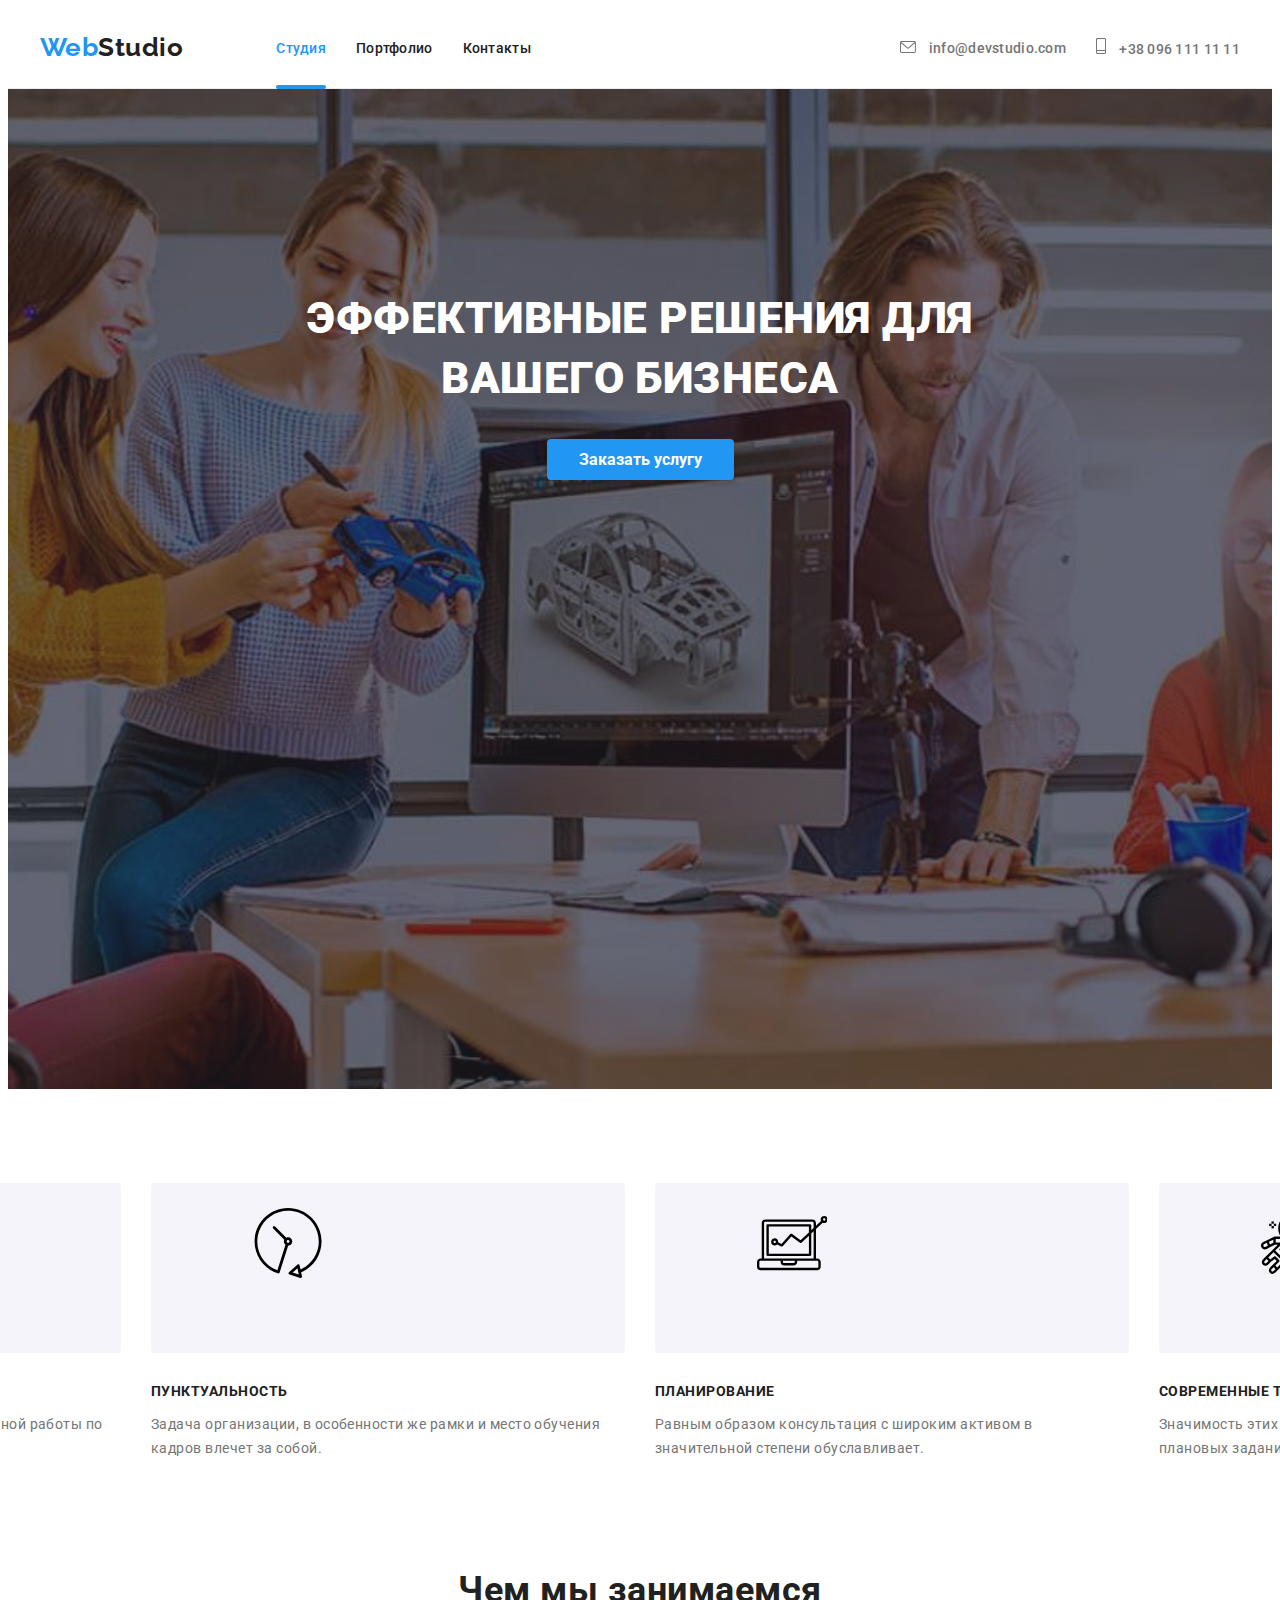
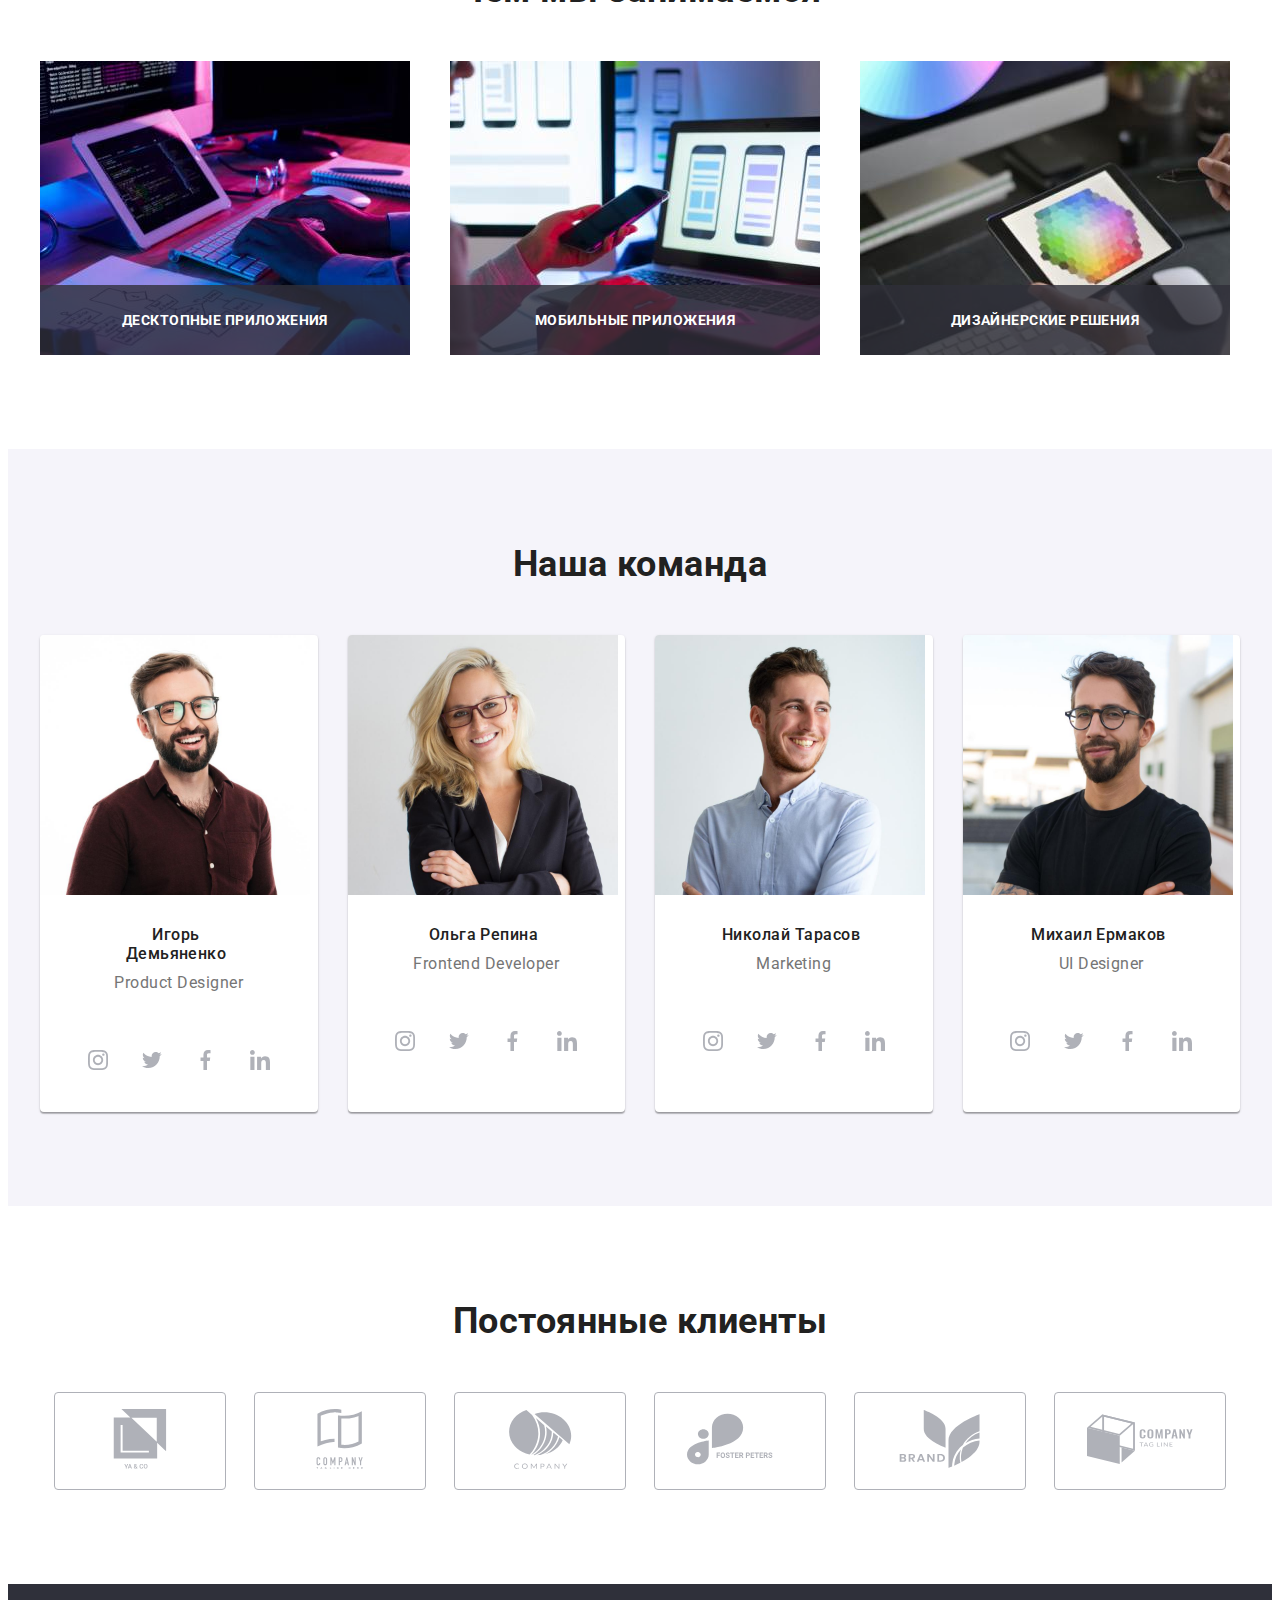
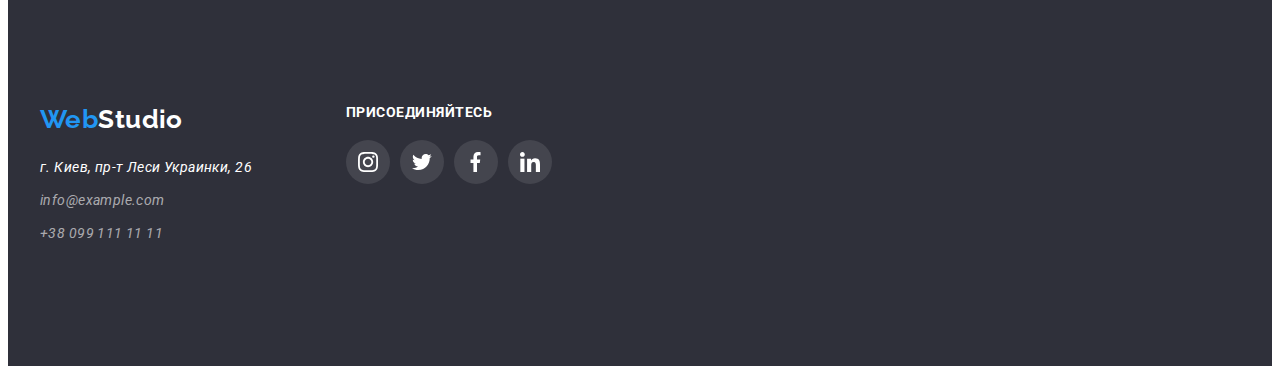
<file: index.html>
<!DOCTYPE html>
<html lang="ru">
  <head>
    <meta charset="UTF-8" />
    <meta http-equiv="X-UA-Compatible" content="IE=edge" />
    <meta name="viewport" content="width=device-width, initial-scale=1.0" />
    <title>Document</title>
    <link rel="preconnect" href="https://fonts.googleapis.com" />
    <link rel="preconnect" href="https://fonts.gstatic.com" crossorigin />
    <link
      href="https://fonts.googleapis.com/css2?family=Raleway:wght@700&family=Roboto:wght@400;500;700;900&display=swap"
      rel="stylesheet"
    />
    <link
      rel="stylesheet"
      href="https://cdnjs.cloudflare.com/ajax/libs/modern-normalize/1.1.0/modern-normalize.min.css"
      integrity="sha512-wpPYUAdjBVSE4KJnH1VR1HeZfpl1ub8YT/NKx4PuQ5NmX2tKuGu6U/JRp5y+Y8XG2tV+wKQpNHVUX03MfMFn9Q=="
      crossorigin="anonymous"
      referrerpolicy="no-referrer"
    />
    <link rel="stylesheet" href="./css/style.css" />
  </head>
  <body>
    <header class="heading">
      <div class="container heading-container">
        <a class="heading-logo link" lang="en" href=""
          ><span class="logo">Web</span>Studio</a
        >

        <nav class="heading-nav">
          <ul class="heading-list list">
            <li class="header-item">
              <a class="heading-link link visited current" href="">Студия</a>
            </li>
            <li class="header-item">
              <a class="heading-link link" href="./portfolio.html">Портфолио</a>
            </li>
            <li class="header-item">
              <a class="heading-link link" href="">Контакты</a>
            </li>
          </ul>
        </nav>

        <div class="header-contacts">
          <ul class="heading-list list">
            <li class="header-item">
              <a
                class="heading-contacts heading-link link"
                href="mailto:info@devstudio.com"
              >
                <svg height="12px" width="16px" class="contacts-icon">
                  <use href="./images/sprite.svg#icon-firstheader"></use>
                </svg>
                info@devstudio.com</a
              >
            </li>
            <li class="header-item">
              <a
                class="heading-contacts heading-link link"
                href="tel:+380961111111"
              >
                <svg height="16px" width="10px" class="contacts-icon">
                  <use href="./images/sprite.svg#icon-secondheader"></use>
                </svg>
                +38 096 111 11 11</a
              >
            </li>
          </ul>
        </div>
      </div>
    </header>

    <main>
      <section class="hero section">
        <div class="container">
          <!-- секция ГЕРОЙ (special for Артур) -->
          <h1 class="hero-title">Эффективные решения для вашего бизнеса</h1>

          <button class="hero-btn" type="button" data-modal-open>
            Заказать услугу
          </button>
        </div>
      </section>

      <section class="features section">
        <div class="container">
          <h2 class="visually-hidden">пункты</h2>
          <ul class="features-list list">
            <li class="features-list-item">
              <div class="features-icon">
                <svg>
                  <use href="./images/sprite.svg#icon-features1"></use>
                </svg>
              </div>
              <h3 class="features-title">Внимание к деталям</h3>
              <p class="features-text">
                Идейные соображения, а также начало повседневной работы по
                формированию позиции.
              </p>
            </li>
            <li class="features-list-item">
              <div class="features-icon">
                <svg>
                  <use href="./images/sprite.svg#icon-features2"></use>
                </svg>
              </div>
              <h3 class="features-title">Пунктуальность</h3>
              <p class="features-text">
                Задача организации, в особенности же рамки и место обучения
                кадров влечет за собой.
              </p>
            </li>
            <li class="features-list-item">
              <div class="features-icon">
                <svg>
                  <use href="./images/sprite.svg#icon-features3"></use>
                </svg>
              </div>
              <h3 class="features-title">Планирование</h3>
              <p class="features-text">
                Равным образом консультация с широким активом в значительной
                степени обуславливает.
              </p>
            </li>
            <li class="features-list-item">
              <div class="features-icon">
                <svg>
                  <use href="./images/sprite.svg#icon-features4"></use>
                </svg>
              </div>
              <h3 class="features-title">Современные технологии</h3>
              <p class="features-text">
                Значимость этих проблем настолько очевидна, что реализация
                плановых заданий.
              </p>
            </li>
          </ul>
        </div>
      </section>

      <section class="about section">
        <div class="container">
          <h2 class="about-title">Чем мы занимаемся</h2>
          <ul class="about-list list">
            <!-- оптимизировал картинки в сквоше -->
            <li class="about-list-item">
              <div class="about-wrapper">
                <p class="about-list-subtitle">десктопные приложения</p>
              </div>
              <img
                src="./images/work/img1.jpg"
                alt="печатает на рабочем месте"
                width="370"
              />
            </li>
            <li class="about-list-item">
              <div class="about-wrapper">
                <p class="about-list-subtitle">мобильные приложения</p>
              </div>
              <img
                src="./images/work/img2.jpg"
                alt="использует ноутбук и телефон"
                width="370"
              />
            </li>
            <li class="about-list-item">
              <div class="about-wrapper">
                <p class="about-list-subtitle">дизайнерские решения</p>
              </div>
              <img
                src="./images/work/img3.jpg"
                alt="работает с планшетом с помощю стилоса"
                width="370"
              />
            </li>
          </ul>
        </div>
      </section>

      <section class="team section">
        <div class="container">
          <h2 class="team-title-main">Наша команда</h2>

          <ul class="team-list list">
            <li class="team-list-item">
              <img
                src="./images/team/imgfirst.jpg"
                alt="Игорь Демьяненко"
                width="270"
              />
              <div class="team-div">
                <h3 class="team-title">Игорь Демьяненко</h3>
                <p class="team-subtitle" lang="en">Product Designer</p>
              </div>
              <ul class="team-icon-list">
                <li class="team-icon-item">
                  <a href="" class="team-icon-link">
                    <svg class="icon">
                      <use href="./images/sprite.svg#icon-instagram"></use>
                    </svg>
                  </a>
                </li>
                <li class="team-icon-item">
                  <a href="" class="team-icon-link">
                    <svg class="icon">
                      <use href="./images/sprite.svg#icon-twitter"></use>
                    </svg>
                  </a>
                </li>
                <li class="team-icon-item">
                  <a href="" class="team-icon-link">
                    <svg class="icon">
                      <use href="./images/sprite.svg#icon-facebook"></use>
                    </svg>
                  </a>
                </li>
                <li class="team-icon-item">
                  <a href="" class="team-icon-link">
                    <svg class="icon">
                      <use href="./images/sprite.svg#icon-linkedin"></use>
                    </svg>
                  </a>
                </li>
              </ul>
            </li>
            <li class="team-list-item">
              <img
                src="./images/team/imgsecond.jpg"
                alt="Игорь Демьяненко"
                width="270"
              />
              <div class="team-div">
                <h3 class="team-title">Ольга Репина</h3>
                <p class="team-subtitle" lang="en">Frontend Developer</p>
              </div>
              <ul class="team-icon-list">
                <li class="team-icon-item">
                  <a href="" class="team-icon-link">
                    <svg class="icon">
                      <use href="./images/sprite.svg#icon-instagram"></use>
                    </svg>
                  </a>
                </li>
                <li class="team-icon-item">
                  <a href="" class="team-icon-link">
                    <svg class="icon">
                      <use href="./images/sprite.svg#icon-twitter"></use>
                    </svg>
                  </a>
                </li>
                <li class="team-icon-item">
                  <a href="" class="team-icon-link">
                    <svg class="icon">
                      <use href="./images/sprite.svg#icon-facebook"></use>
                    </svg>
                  </a>
                </li>
                <li class="team-icon-item">
                  <a href="" class="team-icon-link">
                    <svg class="icon">
                      <use href="./images/sprite.svg#icon-linkedin"></use>
                    </svg>
                  </a>
                </li>
              </ul>
            </li>
            <li class="team-list-item">
              <img
                src="./images/team/imgthrid.jpg"
                alt="Николай Тарасов"
                width="270"
              />
              <div class="team-div">
                <h3 class="team-title">Николай Тарасов</h3>
                <p class="team-subtitle" lang="en">Marketing</p>
              </div>
              <ul class="team-icon-list">
                <li class="team-icon-item">
                  <a href="" class="team-icon-link">
                    <svg class="icon">
                      <use href="./images/sprite.svg#icon-instagram"></use>
                    </svg>
                  </a>
                </li>
                <li class="team-icon-item">
                  <a href="" class="team-icon-link">
                    <svg class="icon">
                      <use href="./images/sprite.svg#icon-twitter"></use>
                    </svg>
                  </a>
                </li>
                <li class="team-icon-item">
                  <a href="" class="team-icon-link">
                    <svg class="icon">
                      <use href="./images/sprite.svg#icon-facebook"></use>
                    </svg>
                  </a>
                </li>
                <li class="team-icon-item">
                  <a href="" class="team-icon-link">
                    <svg class="icon">
                      <use href="./images/sprite.svg#icon-linkedin"></use>
                    </svg>
                  </a>
                </li>
              </ul>
            </li>
            <li class="team-list-item">
              <img
                src="./images/team/imgfourth.jpg"
                alt="Михаил Ермаков"
                width="270"
              />
              <div class="team-div">
                <h3 class="team-title">Михаил Ермаков</h3>
                <p class="team-subtitle" lang="en">UI Designer</p>
              </div>
              <ul class="team-icon-list">
                <li class="team-icon-item">
                  <a href="" class="team-icon-link">
                    <svg class="icon">
                      <use href="./images/sprite.svg#icon-instagram"></use>
                    </svg>
                  </a>
                </li>
                <li class="team-icon-item">
                  <a href="" class="team-icon-link">
                    <svg class="icon">
                      <use href="./images/sprite.svg#icon-twitter"></use>
                    </svg>
                  </a>
                </li>
                <li class="team-icon-item">
                  <a href="" class="team-icon-link">
                    <svg class="icon">
                      <use href="./images/sprite.svg#icon-facebook"></use>
                    </svg>
                  </a>
                </li>
                <li class="team-icon-item">
                  <a href="" class="team-icon-link">
                    <svg class="icon">
                      <use href="./images/sprite.svg#icon-linkedin"></use>
                    </svg>
                  </a>
                </li>
              </ul>
            </li>
          </ul>
        </div>
      </section>

      <section class="clients section">
        <div class="container">
          <h2 class="clients-title">Постоянные клиенты</h2>

          <ul class="clients-list list">
            <li class="clients-item">
              <a href="" class="clients-link">
                <svg class="clients-icon">
                  <use href="./images/sprite.svg#icon-groupteam1"></use>
                </svg>
              </a>
            </li>
            <li class="clients-item">
              <a href="" class="clients-link">
                <svg class="clients-icon">
                  <use href="./images/sprite.svg#icon-groupteam2"></use>
                </svg>
              </a>
            </li>
            <li class="clients-item">
              <a href="" class="clients-link">
                <svg class="clients-icon">
                  <use href="./images/sprite.svg#icon-groupteam3"></use>
                </svg>
              </a>
            </li>
            <li class="clients-item">
              <a href="" class="clients-link">
                <svg class="clients-icon">
                  <use href="./images/sprite.svg#icon-groupteam4"></use>
                </svg>
              </a>
            </li>
            <li class="clients-item">
              <a href="" class="clients-link">
                <svg class="clients-icon">
                  <use href="./images/sprite.svg#icon-groupteam5"></use>
                </svg>
              </a>
            </li>
            <li class="clients-item">
              <a href="" class="clients-link">
                <svg class="clients-icon">
                  <use href="./images/sprite.svg#icon-groupteam6"></use>
                </svg>
              </a>
            </li>
          </ul>
        </div>
      </section>
    </main>

    <footer class="footer">
      <div class="container footer">
        <div class="footer-contacts">
          <a class="link heading-logo footer-logo" lang="en" href=""
            ><span class="logo">Web</span
            ><span class="footer-white-logo">Studio</span></a
          >
          <address>
            <ul class="footer-list list">
              <li class="footer-item">
                <a class="link footer-adress" href=""
                  >г. Киев, пр-т Леси Украинки, 26</a
                >
              </li>
              <li class="footer-item">
                <a class="link footer-contacts" href="mailto:info@example.com"
                  >info@example.com</a
                >
              </li>
              <li class="footer-item">
                <a class="link footer-contacts" href="tel:+380991111111"
                  >+38 099 111 11 11</a
                >
              </li>
            </ul>
          </address>
        </div>

        <div class="footer-icons">
          <h2 class="footer-title">присоединяйтесь</h2>
          <ul class="team-icon-list">
            <li class="team-icon-item">
              <a href="" class="team-icon-link">
                <svg class="icon">
                  <use href="./images/sprite.svg#icon-instagram"></use>
                </svg>
              </a>
            </li>
            <li class="team-icon-item">
              <a href="" class="team-icon-link">
                <svg class="icon">
                  <use href="./images/sprite.svg#icon-twitter"></use>
                </svg>
              </a>
            </li>
            <li class="team-icon-item">
              <a href="" class="team-icon-link">
                <svg class="icon">
                  <use href="./images/sprite.svg#icon-facebook"></use>
                </svg>
              </a>
            </li>
            <li class="team-icon-item">
              <a href="" class="team-icon-link">
                <svg class="icon">
                  <use href="./images/sprite.svg#icon-linkedin"></use>
                </svg>
              </a>
            </li>
          </ul>
        </div>
      </div>
    </footer>
    <div class="backdrop is-hidden" data-modal>
      <div class="modal">
        <button type="button" class="close-btn" data-modal-close>
          <svg
            class="modal-icon"
            width="18"
            height="18"
            viewBox="0 0 18 18"
            fill="none"
            xmlns="http://www.w3.org/2000/svg"
          >
            <path
              d="M15 4.108 13.892 3 9.5 7.392 5.108 3 4 4.108 8.392 8.5 4 12.892 5.108 14 9.5 9.608 13.892 14 15 12.892 10.608 8.5 15 4.108Z"
              fill="#000"
            />
          </svg>
        </button>
      </div>
    </div>
  </body>
  <script src="./js/modal.js"></script>
</html>
</file>
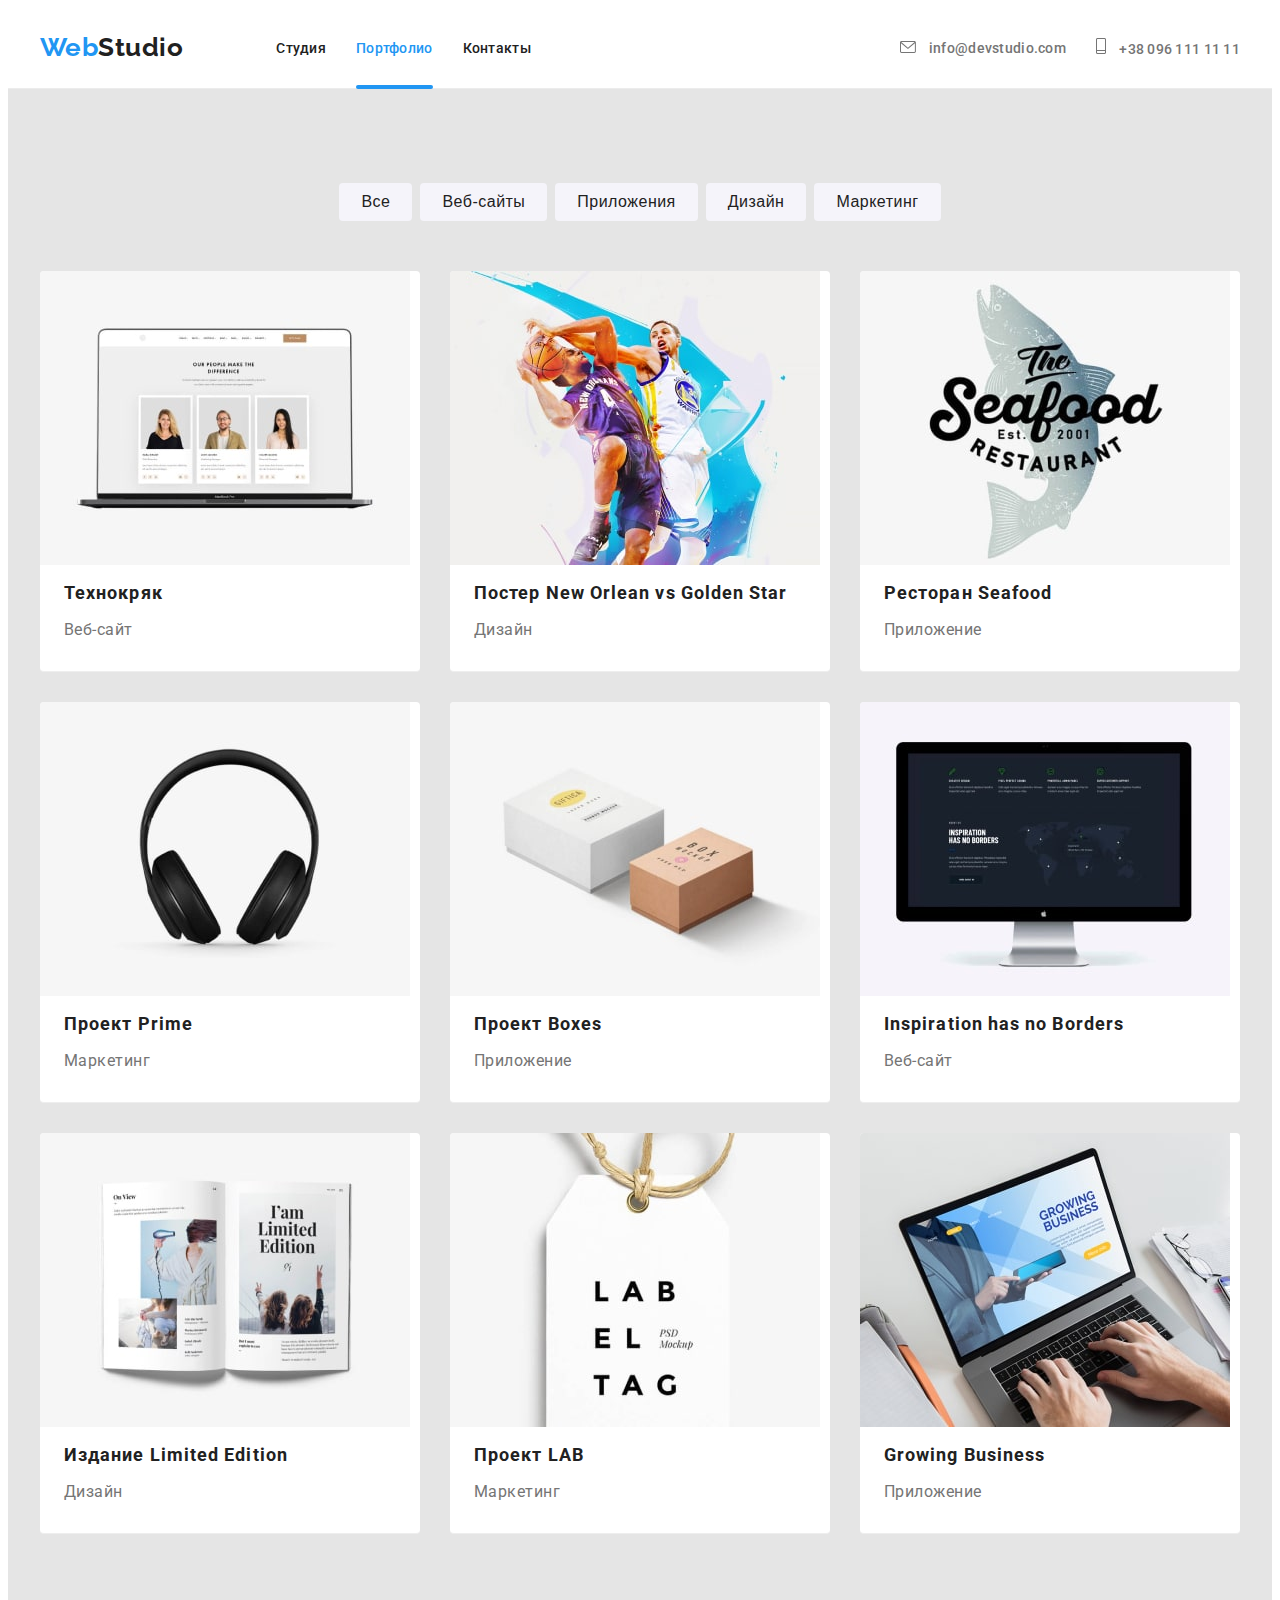
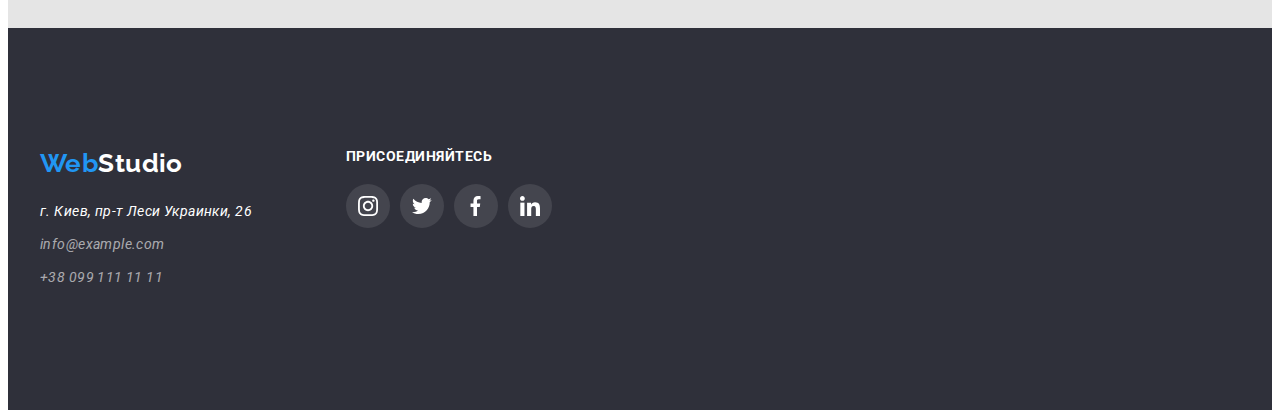
<file: portfolio.html>
<!DOCTYPE html>
<html lang="ru">
  <head>
    <meta charset="UTF-8" />
    <meta http-equiv="X-UA-Compatible" content="IE=edge" />
    <meta name="viewport" content="width=device-width, initial-scale=1.0" />
    <title>Document</title>
    <link rel="preconnect" href="https://fonts.googleapis.com" />
    <link rel="preconnect" href="https://fonts.gstatic.com" crossorigin />
    <link
      href="https://fonts.googleapis.com/css2?family=Raleway:wght@700&family=Roboto:wght@400;500;700;900&display=swap"
      rel="stylesheet"
    />
    <link
      rel="stylesheet"
      href="https://cdnjs.cloudflare.com/ajax/libs/modern-normalize/1.1.0/modern-normalize.min.css"
      integrity="sha512-wpPYUAdjBVSE4KJnH1VR1HeZfpl1ub8YT/NKx4PuQ5NmX2tKuGu6U/JRp5y+Y8XG2tV+wKQpNHVUX03MfMFn9Q=="
      crossorigin="anonymous"
      referrerpolicy="no-referrer"
    />
    <link rel="stylesheet" href="./css/style.css" />
  </head>
  <body>
    <header class="heading">
      <div class="container heading-container">
        <a class="heading-logo link" lang="en" href=""
          ><span class="logo">Web</span>Studio</a
        >

        <nav class="heading-nav">
          <ul class="heading-list list">
            <li class="header-item">
              <a class="heading-link link" href="./index.html">Студия</a>
            </li>
            <li class="header-item">
              <a class="heading-link link visited current" href="">Портфолио</a>
            </li>
            <li class="header-item">
              <a class="heading-link link" href="">Контакты</a>
            </li>
          </ul>
        </nav>

        <div class="header-contacts">
          <ul class="heading-list list">
            <li class="header-item">
              <a
                class="heading-contacts heading-link link"
                href="mailto:info@devstudio.com"
              >
                <svg height="12px" width="16px" class="contacts-icon">
                  <use href="./images/sprite.svg#icon-firstheader"></use>
                </svg>
                info@devstudio.com</a
              >
            </li>
            <li class="header-item">
              <a
                class="heading-contacts heading-link link"
                href="tel:+380961111111"
              >
                <svg height="16px" width="10px" class="contacts-icon">
                  <use href="./images/sprite.svg#icon-secondheader"></use>
                </svg>
                +38 096 111 11 11</a
              >
            </li>
          </ul>
        </div>
      </div>
    </header>

    <main>
      <section class="category section">
        <div class="container">
          <h1 hidden>Портфолио</h1>
          <ul class="category-list list">
            <li class="category-item">
              <button class="category-btn" type="button">Все</button>
            </li>
            <li class="category-item">
              <button class="category-btn" type="button">Веб-сайты</button>
            </li>
            <li class="category-item">
              <button class="category-btn" type="button">Приложения</button>
            </li>
            <li class="category-item">
              <button class="category-btn" type="button">Дизайн</button>
            </li>
            <li class="category-item">
              <button class="category-btn" type="button">Маркетинг</button>
            </li>
          </ul>

          <ul class="category-menu-list list">
            <li class="category-menu-item">
              <div class="category-top-wrapper">
                <img
                  src="./images/portfollio/imgone-min.jpg"
                  alt="Сотрудники"
                  width="370"
                />
                <p class="category-top-text">
                  Ресурс предлагает комплексные предложения с разным уровнем
                  функционала и сервисов. Все это позволит посетителю получить
                  исчерпывающие сведения  о компании или частном лице.
                </p>
              </div>
              <div class="category-div">
                <h2 class="category-title">Технокряк</h2>
                <p class="category-text">Веб-сайт</p>
              </div>
            </li>
            <li class="category-menu-item">
              <div class="category-top-wrapper">
                <img
                  src="./images/portfollio/imgtwo-min.jpg"
                  alt="два баскетболиста"
                  width="370"
                />
                <p class="category-top-text">
                  Ресурс предлагает комплексные предложения с разным уровнем
                  функционала и сервисов. Все это позволит посетителю получить
                  исчерпывающие сведения  о компании или частном лице.
                </p>
              </div>
              <div class="category-div">
                <h2 class="category-title">Постер New Orlean vs Golden Star</h2>
                <p class="category-text">Дизайн</p>
              </div>
            </li>
            <li class="category-menu-item">
              <div class="category-top-wrapper">
                <img
                  src="./images/portfollio/imgthree-min.jpg"
                  alt="логотип ресторана с рыбой на фоне"
                  width="370"
                />
                <p class="category-top-text">
                  Ресурс предлагает комплексные предложения с разным уровнем
                  функционала и сервисов. Все это позволит посетителю получить
                  исчерпывающие сведения  о компании или частном лице.
                </p>
              </div>
              <div class="category-div">
                <h2 class="category-title">Ресторан Seafood</h2>
                <p class="category-text">Приложение</p>
              </div>
            </li>
            <li class="category-menu-item">
              <div class="category-top-wrapper">
                <img
                  src="./images/portfollio/imgfour-min.jpg"
                  alt="наушники"
                  width="370"
                />
                <p class="category-top-text">
                  Ресурс предлагает комплексные предложения с разным уровнем
                  функционала и сервисов. Все это позволит посетителю получить
                  исчерпывающие сведения  о компании или частном лице.
                </p>
              </div>
              <div class="category-div">
                <h2 class="category-title">Проект Prime</h2>
                <p class="category-text">Маркетинг</p>
              </div>
            </li>
            <li class="category-menu-item">
              <div class="category-top-wrapper">
                <img
                  src="./images/portfollio/imgfive-min.jpg"
                  alt="две коробки"
                  width="370"
                />
                <p class="category-top-text">
                  Ресурс предлагает комплексные предложения с разным уровнем
                  функционала и сервисов. Все это позволит посетителю получить
                  исчерпывающие сведения  о компании или частном лице.
                </p>
              </div>
              <div class="category-div">
                <h2 class="category-title">Проект Boxes</h2>
                <p class="category-text">Приложение</p>
              </div>
            </li>
            <li class="category-menu-item">
              <div class="category-top-wrapper">
                <img
                  src="./images/portfollio/imgsix-min.jpg"
                  alt="монитор"
                  width="370"
                />
                <p class="category-top-text">
                  Ресурс предлагает комплексные предложения с разным уровнем
                  функционала и сервисов. Все это позволит посетителю получить
                  исчерпывающие сведения  о компании или частном лице.
                </p>
              </div>
              <div class="category-div">
                <h2 class="category-title">Inspiration has no Borders</h2>
                <p class="category-text">Веб-сайт</p>
              </div>
            </li>
            <li class="category-menu-item">
              <div class="category-top-wrapper">
                <img
                  src="./images/portfollio/imgseven-min.jpg"
                  alt="книжка"
                  width="370"
                />
                <p class="category-top-text">
                  Ресурс предлагает комплексные предложения с разным уровнем
                  функционала и сервисов. Все это позволит посетителю получить
                  исчерпывающие сведения  о компании или частном лице.
                </p>
              </div>
              <div class="category-div">
                <h2 class="category-title">Издание Limited Edition</h2>
                <p class="category-text">Дизайн</p>
              </div>
            </li>
            <li class="category-menu-item">
              <div class="category-top-wrapper">
                <img
                  src="./images/portfollio/imgeight-min.jpg"
                  alt="талончик"
                  width="370"
                />
                <p class="category-top-text">
                  Ресурс предлагает комплексные предложения с разным уровнем
                  функционала и сервисов. Все это позволит посетителю получить
                  исчерпывающие сведения  о компании или частном лице.
                </p>
              </div>
              <div class="category-div">
                <h2 class="category-title">Проект LAB</h2>
                <p class="category-text">Маркетинг</p>
              </div>
            </li>
            <li class="category-menu-item">
              <div class="category-top-wrapper">
                <img
                  src="./images/portfollio/imgnine-min.jpg"
                  alt="печатает на ноутбуке"
                  width="370"
                />
                <p class="category-top-text">
                  Ресурс предлагает комплексные предложения с разным уровнем
                  функционала и сервисов. Все это позволит посетителю получить
                  исчерпывающие сведения  о компании или частном лице.
                </p>
              </div>
              <div class="category-div">
                <h2 class="category-title">Growing Business</h2>
                <p class="category-text">Приложение</p>
              </div>
            </li>
          </ul>
        </div>
      </section>
    </main>

    <footer class="footer">
      <div class="container footer">
        <div class="footer-contacts">
          <a class="link heading-logo footer-logo" lang="en" href=""
            ><span class="logo">Web</span
            ><span class="footer-white-logo">Studio</span></a
          >
          <address>
            <ul class="footer-list list">
              <li class="footer-item">
                <a class="link footer-adress" href=""
                  >г. Киев, пр-т Леси Украинки, 26</a
                >
              </li>
              <li class="footer-item">
                <a class="link footer-contacts" href="mailto:info@example.com"
                  >info@example.com</a
                >
              </li>
              <li class="footer-item">
                <a class="link footer-contacts" href="tel:+380991111111"
                  >+38 099 111 11 11</a
                >
              </li>
            </ul>
          </address>
        </div>

        <div class="footer-icons">
          <h2 class="footer-title">присоединяйтесь</h2>
          <ul class="team-icon-list">
            <li class="team-icon-item">
              <a href="" class="team-icon-link">
                <svg class="icon">
                  <use href="./images/sprite.svg#icon-instagram"></use>
                </svg>
              </a>
            </li>
            <li class="team-icon-item">
              <a href="" class="team-icon-link">
                <svg class="icon">
                  <use href="./images/sprite.svg#icon-twitter"></use>
                </svg>
              </a>
            </li>
            <li class="team-icon-item">
              <a href="" class="team-icon-link">
                <svg class="icon">
                  <use href="./images/sprite.svg#icon-facebook"></use>
                </svg>
              </a>
            </li>
            <li class="team-icon-item">
              <a href="" class="team-icon-link">
                <svg class="icon">
                  <use href="./images/sprite.svg#icon-linkedin"></use>
                </svg>
              </a>
            </li>
          </ul>
        </div>
      </div>
    </footer>
  </body>
</html>

<div class="category-top-wrapper">
  <p class="category-top-text">
    Ресурс предлагает комплексные предложения с разным уровнем функционала и
    сервисов. Все это позволит посетителю получить исчерпывающие сведения  о
    компании или частном лице.
  </p>
</div>
</file>
<file: css/style.css>
:root {
  --accent-color: #2196f3;
  --main-color: #212121;
  --second-color: #757575;
  --white-color: #ffffff;
}

body {
  font-family: "Roboto", sans-serif;
  color: var(--main-color);
  letter-spacing: 0.03em;
}

h1,
h2,
h3,
h4,
h5,
h6 {
  margin: 0;
}

ul {
  margin: 0;
  padding: 0;
}

img {
  display: block;
}

li {
  list-style-type: none;
}

.link {
  color: inherit;
  text-decoration: none;
  cursor: pointer;
  transition: color 250ms cubic-bezier(0.4, 0, 0.2, 1);
}

.list {
  list-style-type: none;
}

.logo {
  color: var(--accent-color);
}

.container {
  width: 1200px;
  margin-left: auto;
  margin-right: auto;
  padding-left: 15px;
  padding-right: 15px;
}

.section {
  padding-top: 94px;
  padding-bottom: 94px;
}

/* -------------HEADER------------- */

.heading {
  border-bottom: 1px solid #ececec;
}

.heading-logo {
  font-family: "Raleway", sans-serif;
  font-weight: 700;
  font-size: 26px;
  line-height: 1.19;
  padding-top: 24px;
  padding-bottom: 25px;
  margin-right: 93px;
}

.heading-contacts {
  font-weight: 500;
  font-size: 14px;
  line-height: calc(16 / 14);
  letter-spacing: 0.02em;
  color: var(--second-color);
  padding-top: 32px;
  padding-bottom: 32px;
}

.heading-container {
  display: flex;
  align-items: center;
}

.heading-list {
  display: flex;
  align-items: center;
}

.header-item:not(:last-child) {
  margin-right: 30px;
}

.header-contacts {
  display: flex;
  margin-left: auto;
  align-items: center;
}

.contacts-icon {
  fill: #757575;
  margin-right: 10px;
  transition: fill 250ms cubic-bezier(0.4, 0, 0.2, 1);
}

.heading-contacts:hover .contacts-icon,
.heading-contacts:focus .contacts-icon {
  fill: #2196f3;
}

.heading-link {
  font-weight: 500;
  font-size: 14px;
  line-height: calc(16 / 14);
  letter-spacing: 0.02em;
  position: relative;
}

.heading-link:hover {
  color: var(--accent-color);
}

.heading-link:focus {
  color: var(--accent-color);
}

.visited:visited {
  color: var(--accent-color);
}

.current::after {
  content: "";
  position: absolute;
  width: 100%;
  height: 4px;
  border-radius: 2px;
  background-color: #2196F3;
  display: block;
  margin-top: 28px;
}

/* -------------HERO------------- */
.hero {
  background-color: #2f303a;
  padding-top: 200px;
  padding-bottom: 200px;

  min-height: 600px;
  max-width: 1600px;
  background-image: linear-gradient(
      to right,
      rgba(47, 48, 58, 0.4),
      rgba(47, 48, 58, 0.4)
    ),
    url(../images/hero.jpg);
  background-repeat: no-repeat;
  background-size: cover;
  background-position: center;
}

.hero-title {
  width: 696px;
  font-weight: 900;
  font-size: 44px;
  line-height: 1.36;
  margin-left: auto;
  margin-right: auto;
  text-align: center;
  text-transform: uppercase;
  color: var(--white-color);
}

.hero-btn {
  display: flex;
  text-align: center;
  font-family: inherit;
  font-weight: 700;
  font-size: 16px;
  line-height: 1.88px;
  color: var(--white-color);
  cursor: pointer;
  padding: 20px 32px;
  background: #2196f3;
  box-shadow: 0px 4px 4px rgba(0, 0, 0, 0.15);
  border-radius: 4px;
  border: none;
  margin-right: auto;
  margin-left: auto;
  margin-top: 30px;
  transition: background-color 250ms cubic-bezier(0.4, 0, 0.2, 1);
}

.hero-btn:hover,
.hero-btn:focus {
  background-color: #188ce8;
}

/* -------------FEATURES------------- */
.features-list {
  display: flex;
  margin-left: -30px;
  justify-content: center;
}

.features-list-item {
  flex-basis: calc((100% - 120px) / 4);
  margin-left: 30px;
}

.features-icon {
  background-color: #f5f4fa;
  width: 270px;
  height: 120px;
  padding: 25px 102px;
  border-radius: 4px;
}

.features-icon > svg {
  width: 70px;
  height: 70px;
}

.features-title {
  margin-top: 30px;

  font-weight: 700;
  font-size: 14px;
  line-height: calc(16 / 14);
  text-transform: uppercase;
  color: var(--main-color);
}

.features-text {
  font-size: 14px;
  line-height: 1.71;
  color: var(--second-color);
}

.visually-hidden {
  position: absolute;
  left: -10000px;
  top: auto;
  width: 1px;
  height: 1px;
  overflow: hidden;
}

/* -------------ABOUT------------- */
.about {
  padding-top: 0px;
}

.about-title {
  font-weight: 700;
  font-size: 36px;
  line-height: calc(42 / 36);
  text-align: center;
  color: var(--main-color);
}

.about-list {
  display: flex;
  margin-left: -30px;
  margin-top: 50px;
}

.about-list-item {
  flex-basis: calc((100% - 90px) / 3);
  margin-left: 30px;
  position: relative;
}

.about-wrapper {
  width: 370px;
  height: 70px;
  position: absolute;
  background: rgba(47, 48, 58, 0.8);
  bottom: 0;
}

.about-list-subtitle {
  font-weight: 700;
  font-size: 14px;
  line-height: calc(16 / 14);
  text-align: center;
  letter-spacing: 0.03em;
  text-transform: uppercase;
  color: #FFFFFF;

  margin-top: 27px;
}

/* -------------TEAM------------- */
.team {
  background-color: #f5f4fa;
}

.team-list {
  display: flex;
  margin-left: -30px;
  margin-top: 50px;
  justify-content: center;
}

.team-list-item {
  flex-basis: calc((100% - 120px) / 4);
  margin-left: 30px;

  background: #ffffff;

  box-shadow: 0px 1px 3px rgba(0, 0, 0, 0.12), 0px 1px 1px rgba(0, 0, 0, 0.14),
    0px 2px 1px rgba(0, 0, 0, 0.2);
  border-radius: 4px 4px 4px 4px;

  overflow: hidden;
}

.team-div {
  padding: 30px 60px;
}

.team-title-main {
  font-weight: 700;
  font-size: 36px;
  line-height: calc(42 / 36);
  text-align: center;
  color: var(--main-color);
}

.team-title {
  width: 152px;
  font-weight: 500;
  font-size: 16px;
  line-height: calc(19 / 16);
  text-align: center;
  color: var(--main-color);
}

.team-subtitle {
  font-size: 16px;
  line-height: calc(19 / 16);
  text-align: center;
  letter-spacing: 0.03em;
  color: var(--second-color);
  margin-top: 10px;
}

.team-icon-list {
  display: flex;
  justify-content: center;
  margin-bottom: 30px;
}

.team-icon-item {
  width: 44px;
  height: 44px;
}

.team-icon-link {
  display: flex;
  align-items: center;
  justify-content: center;
  height: 100%;
  width: 100%;
  border-radius: 50%;
  background-color: #ffffff;
  transition: background-color 250ms cubic-bezier(0.4, 0, 0.2, 1);
}

.team-icon-link:hover,
.team-icon-link:focus {
  background-color: var(--accent-color);
}

.team-icon-link:hover .icon,
.team-icon-link:focus .icon {
  fill: #ffffff;
}

.icon {
  width: 20px;
  height: 20px;
  fill: #afb1b8;
}

.team-icon-item + .team-icon-item {
  margin-left: 10px;
}

/* -------------CLIENTS------------- */
.clients-title {
  font-size: 36px;
  line-height: calc(42 / 36);
  text-align: center;
  color: #212121;
}

.clients-list {
  margin-top: 50px;
  display: flex;
}

.clients-item {
  margin-right: auto;
  margin-left: auto;
}

.clients-link {
  display: inline-block;
  padding: 16px 32px;
  border: 1px solid #afb1b8;
  border-radius: 4px;
  transition: border 250ms cubic-bezier(0.4, 0, 0.2, 1);
}

.clients-icon {
  width: 106px;
  height: 60px;
  fill: #afb1b8;

  transition: fill 250ms cubic-bezier(0.4, 0, 0.2, 1);
}

.clients-link:hover,
.clients-link:focus {
  border: 1px solid #2196f3;
}

.clients-link:hover .clients-icon,
.clients-link:focus .clients-icon {
  fill: #2196f3;
}

/* -------------FOOTER------------- */
.footer {
  background-color: #2f303a;
  padding: 60px 0 60px 0;
}

.footer-list {
  margin-top: 20px;
}

.footer-item:not(:first-child) {
  margin-top: 9px;
}

.footer-adress {
  color: #ffffff;
}

.footer-contacts {
  font-weight: 400;
  font-size: 14px;
  line-height: 1.71;
  letter-spacing: 0.03em;
  color: rgba(255, 255, 255, 0.6);
}

.footer-title {
  font-size: 14px;
  line-height: 16px;
  text-transform: uppercase;
  color: #ffffff;
}

.container.footer {
  display: flex;
}

.footer-icons {
  margin-left: 70px;
}

.footer .team-icon-list {
  margin-top: 20px;
}

.footer .team-icon-link {
  background-color: rgba(255, 255, 255, 0.1);
}

.footer .icon {
  fill: #ffffff;
}

.footer .team-icon-link:hover,
.footer .team-icon-link:focus {
  background-color: #2196f3;
}

.footer-white-logo {
  color: #ffffff;
}

.footer-contacts:hover {
  color: var(--accent-color);
}

.footer-contacts:focus {
  color: var(--accent-color);
}

/* -------------СТИЛИЗИРУЮ ПОРТФОЛИО------------- */

/* -------------FILTER------------- */
.category {
  background-color: #e5e5e5;
}

.category-list {
  display: flex;
  justify-content: center;
  margin-bottom: 50px;
}

.category-item:not(:last-child) {
  margin-right: 8px;
}

.category-menu-list {
  display: flex;
  flex-wrap: wrap;
  margin-left: -30px;
  margin-top: -30px;
}

.category-menu-item {
  flex-basis: calc(100% / 3 - 30px);
  margin-left: 30px;
  margin-top: 30px;

  background: #ffffff;
  border-bottom: 1px solid #eeeeee;
  border-radius: 4px;
  overflow: hidden;
  transition: box-shadow 250ms cubic-bezier(0.4, 0, 0.2, 1);
}

.category-menu-item:hover .category-top-text {
  transform: translateY(0);
}

.category-top-wrapper {
  position: relative;
  overflow: hidden;
}

.category-top-text {
  margin: 0;
  padding: 63px 24px;
  font-weight: 400;
  font-size: 18px;
  line-height: 1.56;

  letter-spacing: 0.03em;

  color: #FFFFFF;

  background: rgba(33, 150, 243, 0.9);

  position: absolute;
  height: 100%;
  top: 0;

  transform: translateY(100%);
  transition: transform 250ms cubic-bezier(0.4, 0, 0.2, 1);
}

.category-menu-item:hover {
  box-shadow: 0px 1px 1px rgba(0, 0, 0, 0.12), 0px 4px 4px rgba(0, 0, 0, 0.06),
    1px 4px 6px rgba(0, 0, 0, 0.16);
}

.category-div {
  padding: 10px 24px;
}

.category-btn {
  font-weight: 500;
  font-size: 16px;
  line-height: 1.62;
  text-align: center;
  letter-spacing: 0.03em;
  color: var(--main-color);
  cursor: pointer;

  background: #f5f4fa;
  border: none;
  border-radius: 4px;
  padding: 6px 22px;

  transition: background-color 250ms cubic-bezier(0.4, 0, 0.2, 1), box-shadow 250ms cubic-bezier(0.4, 0, 0.2, 1);
}

.category-btn:hover,
.category-btn:focus {
  color: var(--white-color);
  background-color: #2196f3;
  box-shadow: 0px 3px 1px rgba(0, 0, 0, 0.1), 0px 1px 2px rgba(0, 0, 0, 0.08),
    0px 2px 2px rgba(0, 0, 0, 0.12);
}

.category-title {
  font-weight: 700;
  font-size: 18px;
  line-height: calc(36 / 18);
  letter-spacing: 0.06em;
  color: var(--main-color);
}

.category-text {
  font-size: 16px;
  line-height: 1.88;
  letter-spacing: 0.03em;
  color: var(--second-color);
  margin-top: 4px;
}

.backdrop {
  position: fixed;
  width: 100vw;
  height: 100vh;
  background-color: rgba(0, 0, 0, 0.2);

  top: 0;

  display: flex;
  align-items: center;
  justify-content: center;

  transition: opacity 250ms cubic-bezier(0.4, 0, 0.2, 1), visibility 250ms cubic-bezier(0.4, 0, 0.2, 1);
}

.modal {
  min-width: 528px;
  min-height: 581px;
  border-radius: 4px;
  background-color: #fff;
  position: relative;
  transition: transform 250ms cubic-bezier(0.4, 0, 0.2, 1) ;
}

.backdrop.is-hidden .modal {
  transform: scale(2);
}

.backdrop.is-hidden {
  opacity: 0;
  pointer-events: none;
  visibility: hidden;
}

.close-btn {
  display: flex;
  align-items: center;
  justify-content: center;

  width: 30px;
  height: 30px;
  border: 1px solid rgba(0, 0, 0, 0.1);

  background-color: #fff;
  border-radius: 50%;

  position: absolute;
  right: 8px;
  top: 8px;

  cursor: pointer;
  box-sizing: border-box;
}

.modal-icon {
  fill: black;
}
</file>
